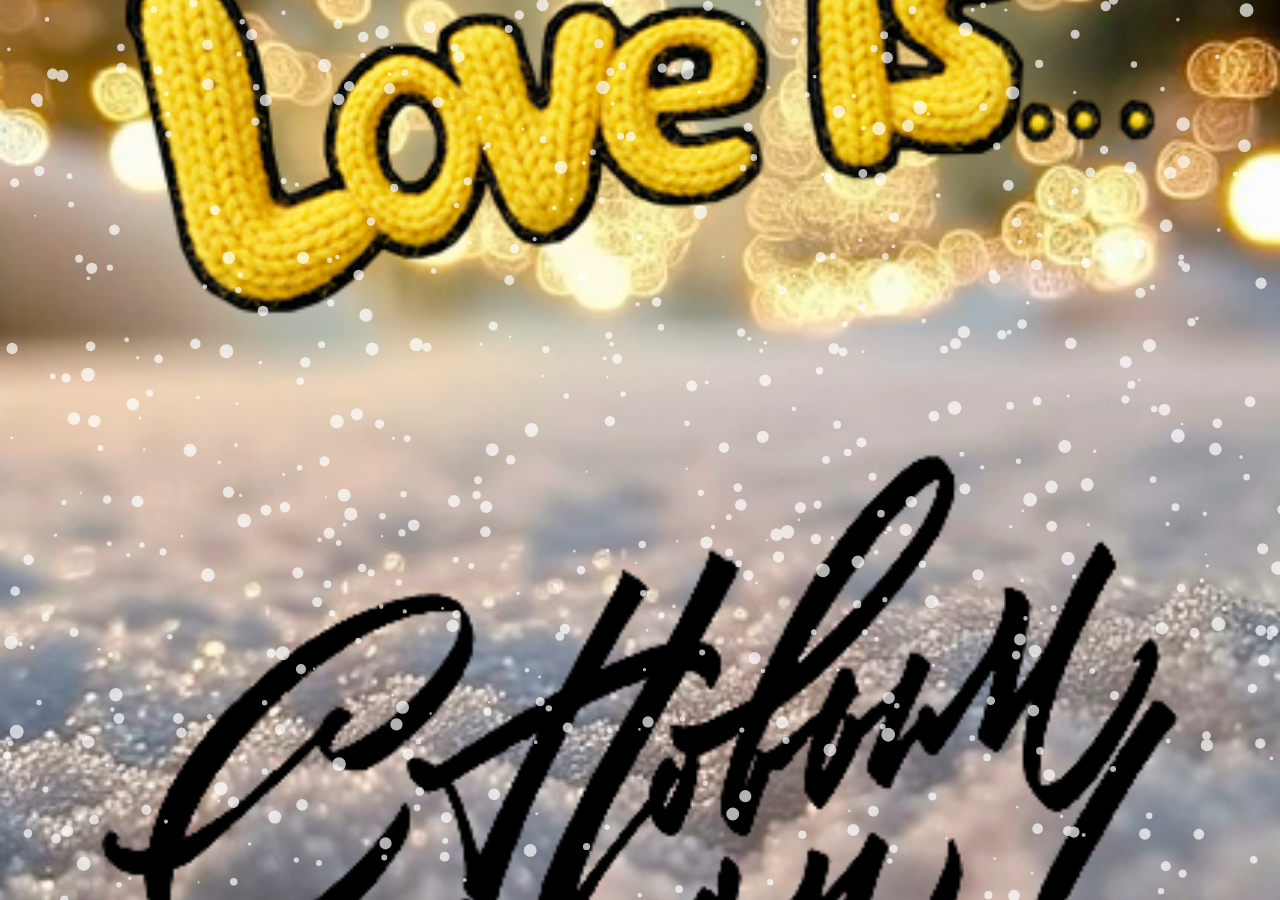
<file: index.html>
<!DOCTYPE html>
<html lang="ru">
<head>


  <meta charset="UTF-8">
  <title>Love is</title>
    <link rel="stylesheet" href="onboard-style.css" />
  <style>
    * {
      margin: 0;
      padding: 0;
    }

    html, body {
      width: 100%;
      height: 100%;
      overflow: hidden;
    }

    body {
      background: url("onboard.png") no-repeat center center fixed;
      background-size: cover;
    }

    canvas {
      position: fixed;
      top: 0;
      left: 0;
      pointer-events: none;
      z-index: 10;
    }
  </style>
</head>
<body>
<div onclick="location.href='home.html'">
</div>
<canvas id="snow"></canvas>
<div class="click-layer" onclick="location.href='home.html'"></div>

<script>
  const canvas = document.getElementById("snow");
  const ctx = canvas.getContext("2d");

  function resize() {
    canvas.width = window.innerWidth;
    canvas.height = window.innerHeight;
  }
  resize();
  window.addEventListener("resize", resize);

  const snowflakes = [];
  const COUNT = 600;

  for (let i = 0; i < COUNT; i++) {
    snowflakes.push({
      x: Math.random() * canvas.width,
      y: Math.random() * canvas.height,
      r: Math.random() * 6 + 1,
      d: Math.random() + 0.1
    });
  }

  function draw() {
    ctx.clearRect(0, 0, canvas.width, canvas.height);
    ctx.fillStyle = "rgba(255,255,255,0.7)";
    ctx.beginPath();

    for (let i = 0; i < COUNT; i++) {
      const f = snowflakes[i];
      ctx.moveTo(f.x, f.y);
      ctx.arc(f.x, f.y, f.r, 0, Math.PI * 2);
    }

    ctx.fill();
    move();
  }

  let angle = 0;

  function move() {
    angle += 0.01;

    for (let i = 0; i < COUNT; i++) {
      const f = snowflakes[i];
      f.y += Math.pow(f.d, 2) + 1;
      f.x += Math.sin(angle) * 0.5;

      if (f.y > canvas.height) {
        snowflakes[i] = {
          x: Math.random() * canvas.width,
          y: 0,
          r: f.r,
          d: f.d
        };
      }
    }
  }

  function animate() {
    draw();
    requestAnimationFrame(animate);
  }

  animate();
</script>
</body>
</html>
</file>
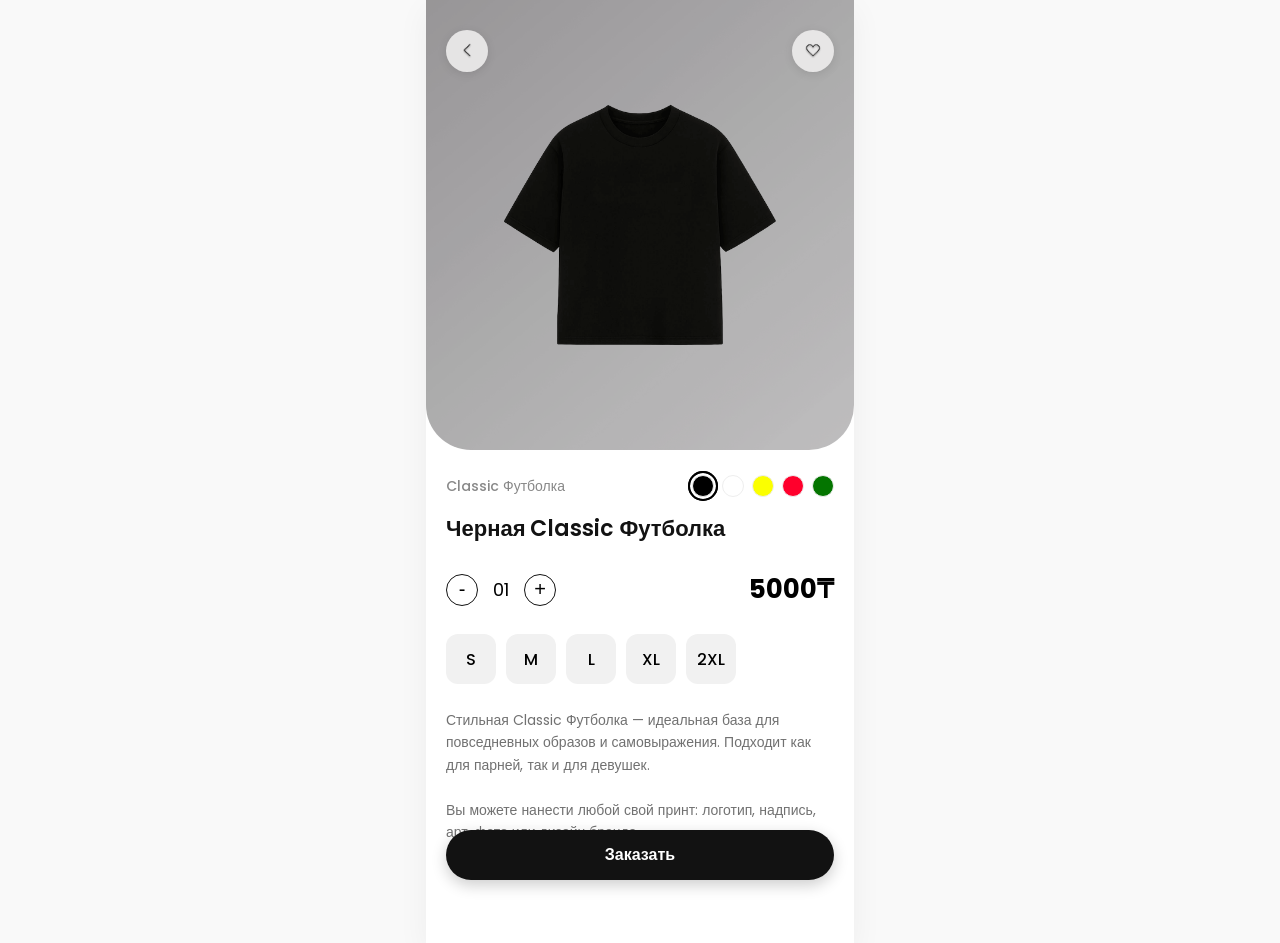
<file: classic-tshirt.html>
<!DOCTYPE html>
<html lang="ru">
<head>
  <meta charset="UTF-8">
  <meta name="viewport" content="width=device-width, initial-scale=1.0">
  <title>Classic Футболка</title>
  <link rel="stylesheet" href="style-clothes.css">
  <style>
    /* Добавим немного стилей для визуализации активного цвета, 
       если их нет в твоем CSS */
    .color-dot {
      cursor: pointer;
      transition: transform 0.2s ease;
    }
    .color-dot:hover {
      transform: scale(1.2);
    }
    .color-dot.active {
      outline: 2px solid #000;
      outline-offset: 2px;
    }
    .size-box {
      cursor: pointer;
    }
    .size-box.selected {
      background-color: #000;
      color: #fff;
    }
  </style>
</head>
<div id="overlay" class="overlay hidden">
  <div class="overlay-box">
    <p>Өлшемді таңдаңыз<br>Выберите размер<br></p>
    <button onclick="closeOverlay()">Окей</button>
  </div>
</div>

<body>

  <div class="product-card">
    <div class="image-container">
      <img id="main-img" class="main-tshirt" src="black_classic_tshirt.png" alt="Classic Футболка"> 
      
      <button class="circle-btn btn-back" onclick="window.location.href='home.html';"> 
  
        <img src="Back.png" alt="Назад">
      </button>
       
      </button>
      
      <button class="circle-btn btn-heart" id="favBtn">
  <img src="Heart.png" alt="В избранное" id="heartIcon">
</button>

<script>
const key = "fav-" + location.pathname;
const icon = document.getElementById("heartIcon");

if (localStorage.getItem(key)) {
  icon.classList.add("active");
}

document.getElementById("favBtn").onclick = () => {
  if (localStorage.getItem(key)) {
    localStorage.removeItem(key);
    icon.classList.remove("active");
  } else {
    localStorage.setItem(key, "1");
    icon.classList.add("active");
  }
};
</script>

<style>
  .overlay {
  position: fixed;
  inset: 0;
  background: rgba(0,0,0,0.5);
  backdrop-filter: blur(6px);
  display: flex;
  align-items: center;
  justify-content: center;
  z-index: 9999;
}

.overlay-box {
  background: #fff;
  padding: 24px 32px;
  border-radius: 16px;
  text-align: center;
  max-width: 280px;
  animation: pop 0.25s ease;
}

.overlay-box p {
  margin-bottom: 16px;
  font-size: 16px;
}

.overlay-box button {
  padding: 8px 18px;
  border-radius: 999px;
  border: none;
  background: #000;
  color: #fff;
  cursor: pointer;
}

.hidden {
  display: none;
}

@keyframes pop {
  from {
    transform: scale(0.85);
    opacity: 0;
  }
  to {
    transform: scale(1);
    opacity: 1;
  }
}

.btn-heart img.active {
  filter: brightness(0) saturate(100%) invert(23%) sepia(94%) saturate(7482%) hue-rotate(353deg);
}
</style>

    </div>

    <div class="content-padding">
      
      <div class="meta-row">
        <span class="oversize-label">Classic Футболка</span>
        <div class="color-picker">
          <div class="color-dot dot-black active" onclick="updateProduct('Черная Classic Футболка', 'black_classic_tshirt.png', this)"></div>
          <div class="color-dot dot-white" onclick="updateProduct('Белая Classic Футболка', 'white_classic_tshirt.png', this)"></div>
          <div class="color-dot dot-yellow" onclick="updateProduct('Желтая Classic Футболка', 'yellow_classic_tshirt.png', this)"></div>
          <div class="color-dot dot-red" onclick="updateProduct('Темно-серая Classic Футболка', 'red_classic_tshirt.png', this)"></div>
          <div class="color-dot dot-green" onclick="updateProduct('Темно-зеленая Classic Футболка', 'green_classic_tshirt.png', this)"></div>
         
        </div>
      </div>

      <h1 id="product-title" class="product-title">Черная Classic Футболка</h1>
      <div class="price-row">
        <div class="counter">
          <button class="counter-btn" onclick="changeQty(-1)">-</button>
          <span id="quantity" class="counter-val">01</span>
          <button class="counter-btn" onclick="changeQty(1)">+</button>
        </div>
        <div class="price-tag"><span id="total-price">5000</span>₸</div>
      </div>

      <div class="size-selector">
        <div class="size-box" onclick="selectSize(this)">S</div>
        <div class="size-box" onclick="selectSize(this)">M</div>
        <div class="size-box" onclick="selectSize(this)">L</div>
        <div class="size-box" onclick="selectSize(this)">XL</div>
        <div class="size-box" onclick="selectSize(this)">2XL</div>
      </div>

      <div class="description">
        Стильная Classic Футболка — идеальная база для повседневных
        образов и самовыражения. Подходит как для парней, так и для девушек. 
        <br><br>
        Вы можете нанести любой свой принт: логотип, надпись, арт, фото или дизайн бренда.
      </div>

      <button class="buy-button" onclick="orderWhatsApp()">Заказать</button>

      
    </div>
  </div>

  <script>
  const pricePerUnit = 5000;

  function updateProduct(title, imageSrc, element) {
    document.getElementById('product-title').innerText = title;
    document.getElementById('main-img').src = imageSrc;

    document.querySelectorAll('.color-dot').forEach(dot => dot.classList.remove('active'));
    element.classList.add('active');
  }

  function changeQty(amount) {
    const qtyElement = document.getElementById('quantity');
    const priceElement = document.getElementById('total-price');

    let currentQty = parseInt(qtyElement.innerText);
    currentQty += amount;
    if (currentQty < 1) currentQty = 1;

    qtyElement.innerText = currentQty < 10 ? '0' + currentQty : currentQty;
    priceElement.innerText = currentQty * pricePerUnit;
  }

  function selectSize(element) {
    document.querySelectorAll('.size-box').forEach(box => box.classList.remove('selected'));
    element.classList.add('selected');
  }

  function orderWhatsApp() {
    const phone = "7472878780";

    const title = document.getElementById("product-title").innerText;
    const qty = document.getElementById("quantity").innerText;
    const price = document.getElementById("total-price").innerText;

    const sizeEl = document.querySelector(".size-box.selected");
    if (!sizeEl) {
      showOverlay();
return;

    }

    const size = sizeEl.innerText;

    const text =
      "Здравствуйте!\n" +
      "Хочу заказать:\n" +
      title + "\n" +
      "Размер: " + size + "\n" +
      "Количество: " + qty + "\n" +
      "Итого: " + price + "₸";

    const url = "https://wa.me/" + phone + "?text=" + encodeURIComponent(text);
    window.location.href = url;
  }
  function showOverlay() {
  document.getElementById("overlay").classList.remove("hidden");
}

function closeOverlay() {
  document.getElementById("overlay").classList.add("hidden");
}

</script>

</body>
</html>
</file>
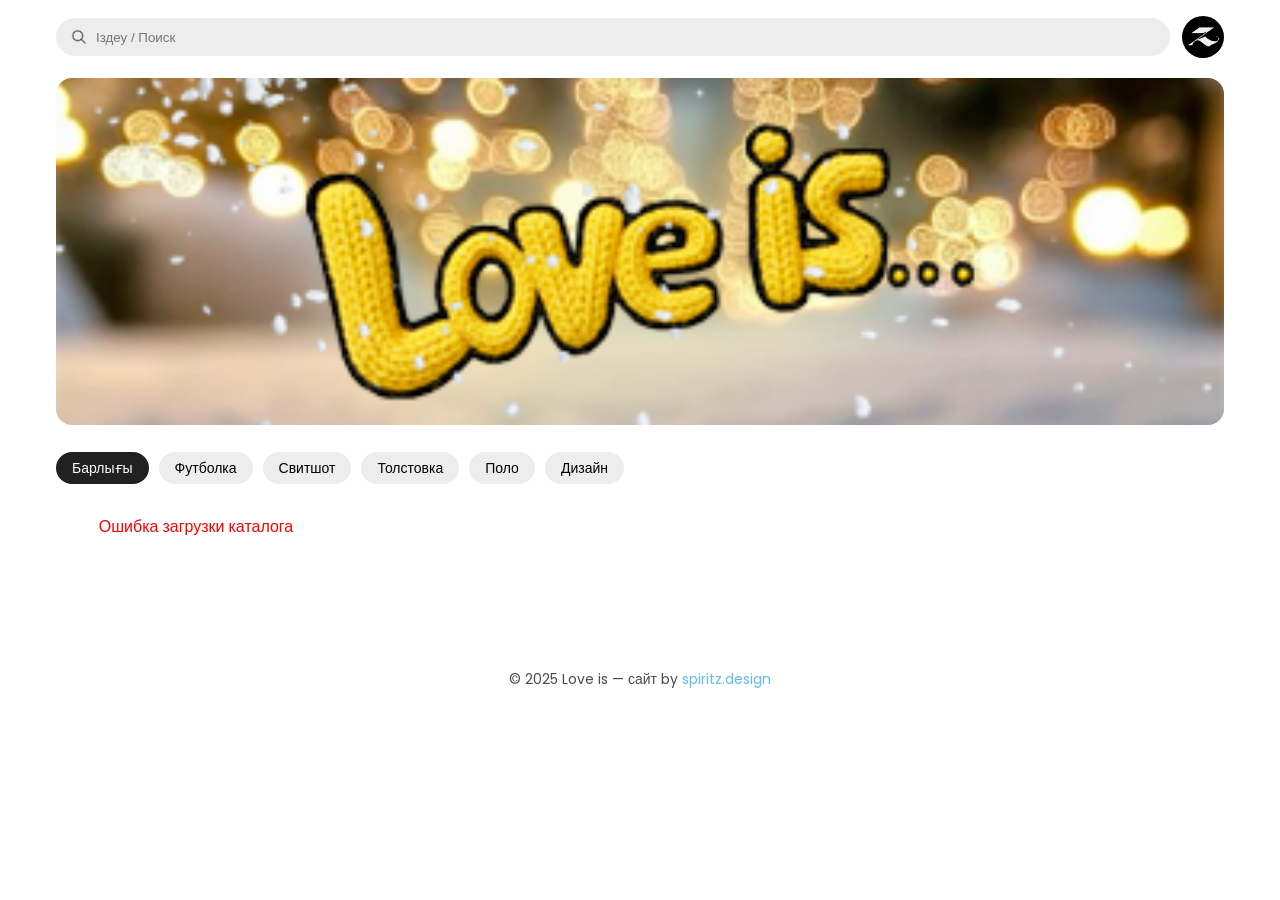
<file: home.html>
<!DOCTYPE html>
<html lang="ru">
<head>
  <meta charset="UTF-8" />
  <meta name="viewport" content="width=device-width, initial-scale=1.0" />
  <title>Главная</title>
  <link rel="stylesheet" href="home-style.css" />
  <style>
    @import url('https://fonts.googleapis.com/css2?family=Poppins:wght@300;400;500;600;700&display=swap');
    
    .card { transition: transform 0.3s ease; cursor: pointer; }
    .card:hover { transform: scale(1.05); }
    /* Спиннер загрузки */
    #loading { text-align: center; padding: 20px; font-size: 18px; color: #666; }
  </style>
</head>
<body>

<div class="app">
  <header class="header">
    <div class="search-box">
      <img src="Search.png" alt="search">
      <input type="text" id="search-input" placeholder="Іздеу / Поиск">
      <span id="clear-search" style="display:none; cursor:pointer; margin-left:15px; font-size:20px; color:#999;">&times;</span>
    </div>
    <img class="logo" src="spiritz.jpg" alt="logo" onclick="location.href='index.html';" style="cursor: pointer;">
  </header>

  <section class="banner">
    <img src="banner.png" alt="banner">
  </section>

  <section class="categories">
    <button class="category-btn active" data-filter="all">Барлығы</button>
    <button class="category-btn" data-filter="tshirt">Футболка</button>
    <button class="category-btn" data-filter="sweatshirt">Свитшот</button>
    <button class="category-btn" data-filter="hoodie">Толстовка</button>
    <button class="category-btn" data-filter="polo">Поло</button>
    <button class="category-btn" data-filter="designs">Дизайн</button>
  </section>

  <section class="products" id="products-container">
    <div id="loading">Загрузка товаров...</div>
    </section>
  
  <footer>© 2025 Love is — сайт by <a href="#" style="color:#1DA1F2; text-decoration:none;">spiritz.design</a></footer>
</div>

<script>
  // ВСТАВЬТЕ СЮДА ССЫЛКУ НА ВАШ CSV (из Google Sheets "Опубликовать в интернете")
  const SHEET_CSV_URL = 'https://docs.google.com/spreadsheets/d/e/2PACX-1vRpiAioBFnkMpw75uD--nBtz9zsjEcOBtN72qQFCfV_zvI9UYzKiQnM6eOMr51PNkSLWp_V8FPoxMt_/pub?output=csv'; 

  const container = document.getElementById('products-container');
  const searchInput = document.getElementById('search-input');
  const clearBtn = document.getElementById('clear-search');
  const categoryBtns = document.querySelectorAll('.category-btn');
  
  let allProducts = [];
  let currentCategory = 'all';

  // 1. Загрузка данных
  fetch(SHEET_CSV_URL)
    .then(res => res.text())
    .then(csvText => {
      allProducts = csvToJSON(csvText);
      renderProducts(allProducts);
    })
    .catch(err => {
      container.innerHTML = '<p style="text-align:center; color:red;">Ошибка загрузки каталога</p>';
      console.error(err);
    });

  // 2. Функция рендера карточек
  function renderProducts(products) {
    container.innerHTML = '';
    
    if (products.length === 0) {
      container.innerHTML = '<p style="padding:20px;">Ничего не найдено</p>';
      return;
    }

    products.forEach(product => {
      // Фильтрация
      const matchesCategory = currentCategory === 'all' || product.category === currentCategory;
      const matchesSearch = product.title.toLowerCase().includes(searchInput.value.toLowerCase());

      if (matchesCategory && matchesSearch) {
        const card = document.createElement('div');
        card.className = `card ${product.category}`;
        // При клике переходим на product.html с ID товара
        card.onclick = () => location.href = `product.html?id=${product.id}`;
        
        card.innerHTML = `
          <img src="${product.main_image}" alt="${product.title}">
          <p>${product.title}</p>
          <span>${product.price}₸</span>
        `;
        container.appendChild(card);
      }
    });
    
    // Управление крестиком поиска
    clearBtn.style.display = searchInput.value.length > 0 ? 'block' : 'none';
  }

  // 3. Обработчики событий
  searchInput.addEventListener('input', () => renderProducts(allProducts));
  
  clearBtn.addEventListener('click', () => {
    searchInput.value = '';
    renderProducts(allProducts);
    searchInput.focus();
  });

  categoryBtns.forEach(btn => {
    btn.addEventListener('click', () => {
      categoryBtns.forEach(b => b.classList.remove('active'));
      btn.classList.add('active');
      currentCategory = btn.getAttribute('data-filter');
      renderProducts(allProducts);
    });
  });

  // 4. Парсер CSV в JSON
  function csvToJSON(csv) {
    const lines = csv.split('\n');
    const result = [];
    const headers = lines[0].split(',').map(h => h.trim());

    for (let i = 1; i < lines.length; i++) {
      if (!lines[i]) continue;
      // Простой сплит по запятой (внимание: не используйте запятые внутри описания в Google Sheets!)
      const obj = {};
      const currentline = lines[i].split(','); 

      headers.forEach((header, index) => {
        obj[header] = currentline[index] ? currentline[index].trim() : '';
      });
      result.push(obj);
    }
    return result;
  }
</script>
</body>
</html>
</file>
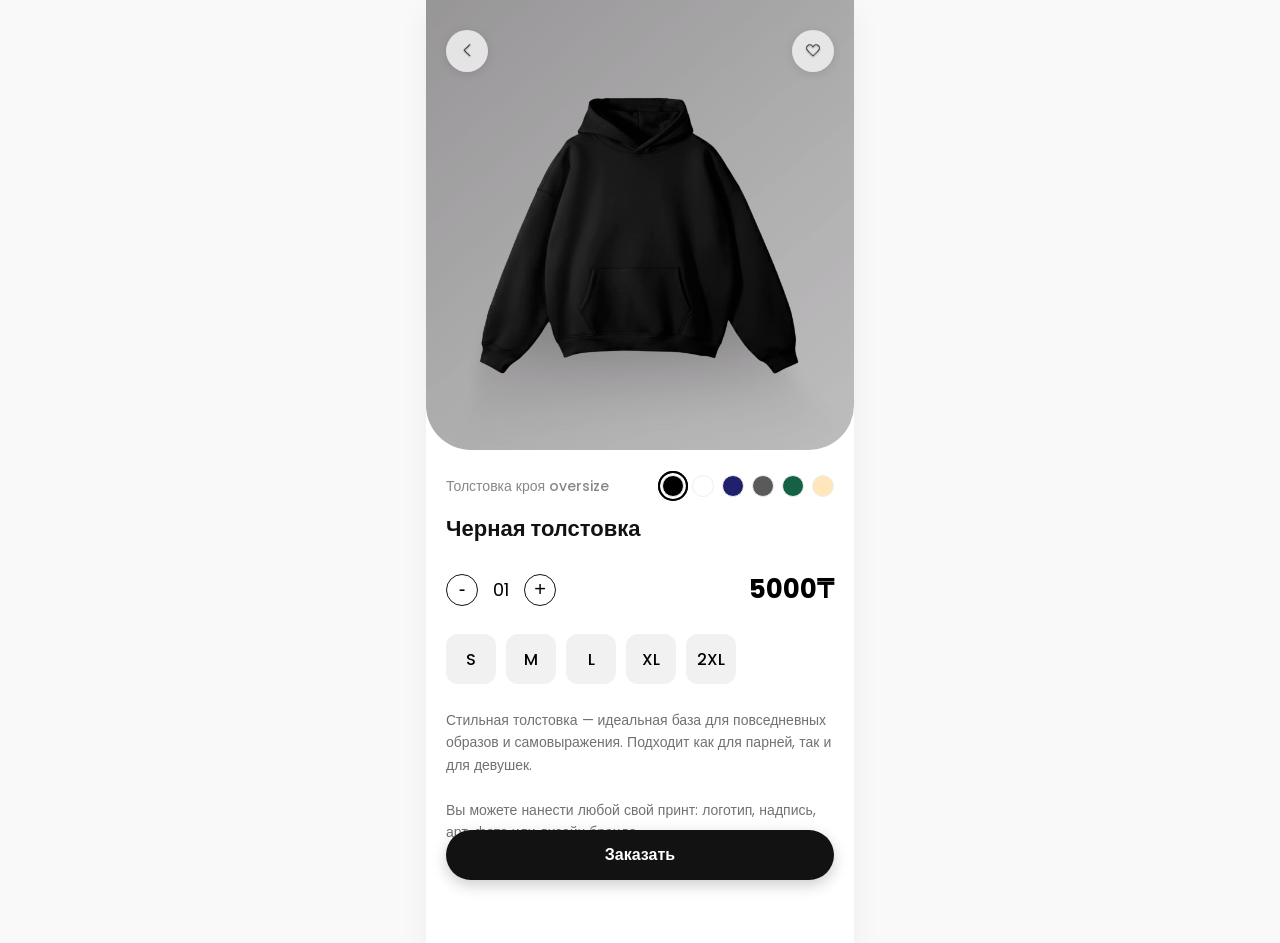
<file: hoodies.html>
<!DOCTYPE html>
<html lang="ru">
<head>
  <meta charset="UTF-8">
  <meta name="viewport" content="width=device-width, initial-scale=1.0">
  <title>Толстовка</title>
  <link rel="stylesheet" href="style-clothes.css">
  <style>
    /* Добавим немного стилей для визуализации активного цвета, 
       если их нет в твоем CSS */
    .color-dot {
      cursor: pointer;
      transition: transform 0.2s ease;
    }
    .color-dot:hover {
      transform: scale(1.2);
    }
    .color-dot.active {
      outline: 2px solid #000;
      outline-offset: 2px;
    }
    .size-box {
      cursor: pointer;
    }
    .size-box.selected {
      background-color: #000;
      color: #fff;
    }
  </style>
</head>
<div id="overlay" class="overlay hidden">
  <div class="overlay-box">
    <p>Өлшемді таңдаңыз<br>Выберите размер<br></p>
    <button onclick="closeOverlay()">Окей</button>
  </div>
</div>

<body>

  <div class="product-card">
    <div class="image-container">
      <img id="main-img" class="main-tshirt" src="black_hoodie.png" alt="Толстовка"> 
      
      <button class="circle-btn btn-back" onclick="window.location.href='home.html';"> 
  
        <img src="Back.png" alt="Назад">
      </button>
       
      </button>
      
      <button class="circle-btn btn-heart" id="favBtn">
  <img src="Heart.png" alt="В избранное" id="heartIcon">
</button>

<script>
const key = "fav-" + location.pathname;
const icon = document.getElementById("heartIcon");

if (localStorage.getItem(key)) {
  icon.classList.add("active");
}

document.getElementById("favBtn").onclick = () => {
  if (localStorage.getItem(key)) {
    localStorage.removeItem(key);
    icon.classList.remove("active");
  } else {
    localStorage.setItem(key, "1");
    icon.classList.add("active");
  }
};
</script>

<style>
  .overlay {
  position: fixed;
  inset: 0;
  background: rgba(0,0,0,0.5);
  backdrop-filter: blur(6px);
  display: flex;
  align-items: center;
  justify-content: center;
  z-index: 9999;
}

.overlay-box {
  background: #fff;
  padding: 24px 32px;
  border-radius: 16px;
  text-align: center;
  max-width: 280px;
  animation: pop 0.25s ease;
}

.overlay-box p {
  margin-bottom: 16px;
  font-size: 16px;
}

.overlay-box button {
  padding: 8px 18px;
  border-radius: 999px;
  border: none;
  background: #000;
  color: #fff;
  cursor: pointer;
}

.hidden {
  display: none;
}

@keyframes pop {
  from {
    transform: scale(0.85);
    opacity: 0;
  }
  to {
    transform: scale(1);
    opacity: 1;
  }
}

.btn-heart img.active {
  filter: brightness(0) saturate(100%) invert(23%) sepia(94%) saturate(7482%) hue-rotate(353deg);
}
</style>

    </div>

    <div class="content-padding">
      
      <div class="meta-row">
        <span class="oversize-label">Толстовка кроя oversize</span>
        <div class="color-picker">
          <div class="color-dot dot-black active" onclick="updateProduct('Черная толстовка', 'black_hoodie.png', this)"></div>
          <div class="color-dot dot-white" onclick="updateProduct('Белая толстовка', 'white_hoodie.png', this)"></div>
          <div class="color-dot dot-navy" onclick="updateProduct('Синяя толстовка', 'navy_hoodie.png', this)"></div>
          <div class="color-dot dot-dark-gray" onclick="updateProduct('Темно-серая толстовка', 'dark_gray_hoodie.png', this)"></div>
          <div class="color-dot dot-dark-green" onclick="updateProduct('Темно-зеленая толстовка', 'dark_green_hoodie.png', this)"></div>
          <div class="color-dot dot-beige" onclick="updateProduct('Бежевая толстовка', 'beige_hoodie.png', this)"></div>
        </div>
      </div>

      <h1 id="product-title" class="product-title">Черная толстовка</h1>
      <div class="price-row">
        <div class="counter">
          <button class="counter-btn" onclick="changeQty(-1)">-</button>
          <span id="quantity" class="counter-val">01</span>
          <button class="counter-btn" onclick="changeQty(1)">+</button>
        </div>
        <div class="price-tag"><span id="total-price">5000</span>₸</div>
      </div>

      <div class="size-selector">
        <div class="size-box" onclick="selectSize(this)">S</div>
        <div class="size-box" onclick="selectSize(this)">M</div>
        <div class="size-box" onclick="selectSize(this)">L</div>
        <div class="size-box" onclick="selectSize(this)">XL</div>
        <div class="size-box" onclick="selectSize(this)">2XL</div>
      </div>

      <div class="description">
        Стильная толстовка — идеальная база для повседневных
        образов и самовыражения. Подходит как для парней, так и для девушек. 
        <br><br>
        Вы можете нанести любой свой принт: логотип, надпись, арт, фото или дизайн бренда.
      </div>

      <button class="buy-button" onclick="orderWhatsApp()">Заказать</button>

      
    </div>
  </div>

  <script>
  const pricePerUnit = 5000;

  function updateProduct(title, imageSrc, element) {
    document.getElementById('product-title').innerText = title;
    document.getElementById('main-img').src = imageSrc;

    document.querySelectorAll('.color-dot').forEach(dot => dot.classList.remove('active'));
    element.classList.add('active');
  }

  function changeQty(amount) {
    const qtyElement = document.getElementById('quantity');
    const priceElement = document.getElementById('total-price');

    let currentQty = parseInt(qtyElement.innerText);
    currentQty += amount;
    if (currentQty < 1) currentQty = 1;

    qtyElement.innerText = currentQty < 10 ? '0' + currentQty : currentQty;
    priceElement.innerText = currentQty * pricePerUnit;
  }

  function selectSize(element) {
    document.querySelectorAll('.size-box').forEach(box => box.classList.remove('selected'));
    element.classList.add('selected');
  }

  function orderWhatsApp() {
    const phone = "7472878780";

    const title = document.getElementById("product-title").innerText;
    const qty = document.getElementById("quantity").innerText;
    const price = document.getElementById("total-price").innerText;

    const sizeEl = document.querySelector(".size-box.selected");
    if (!sizeEl) {
      showOverlay();
return;

    }

    const size = sizeEl.innerText;

    const text =
      "Здравствуйте!\n" +
      "Хочу заказать:\n" +
      title + "\n" +
      "Размер: " + size + "\n" +
      "Количество: " + qty + "\n" +
      "Итого: " + price + "₸";

    const url = "https://wa.me/" + phone + "?text=" + encodeURIComponent(text);
    window.location.href = url;
  }
  function showOverlay() {
  document.getElementById("overlay").classList.remove("hidden");
}

function closeOverlay() {
  document.getElementById("overlay").classList.add("hidden");
}

</script>

</body>
</html>
</file>
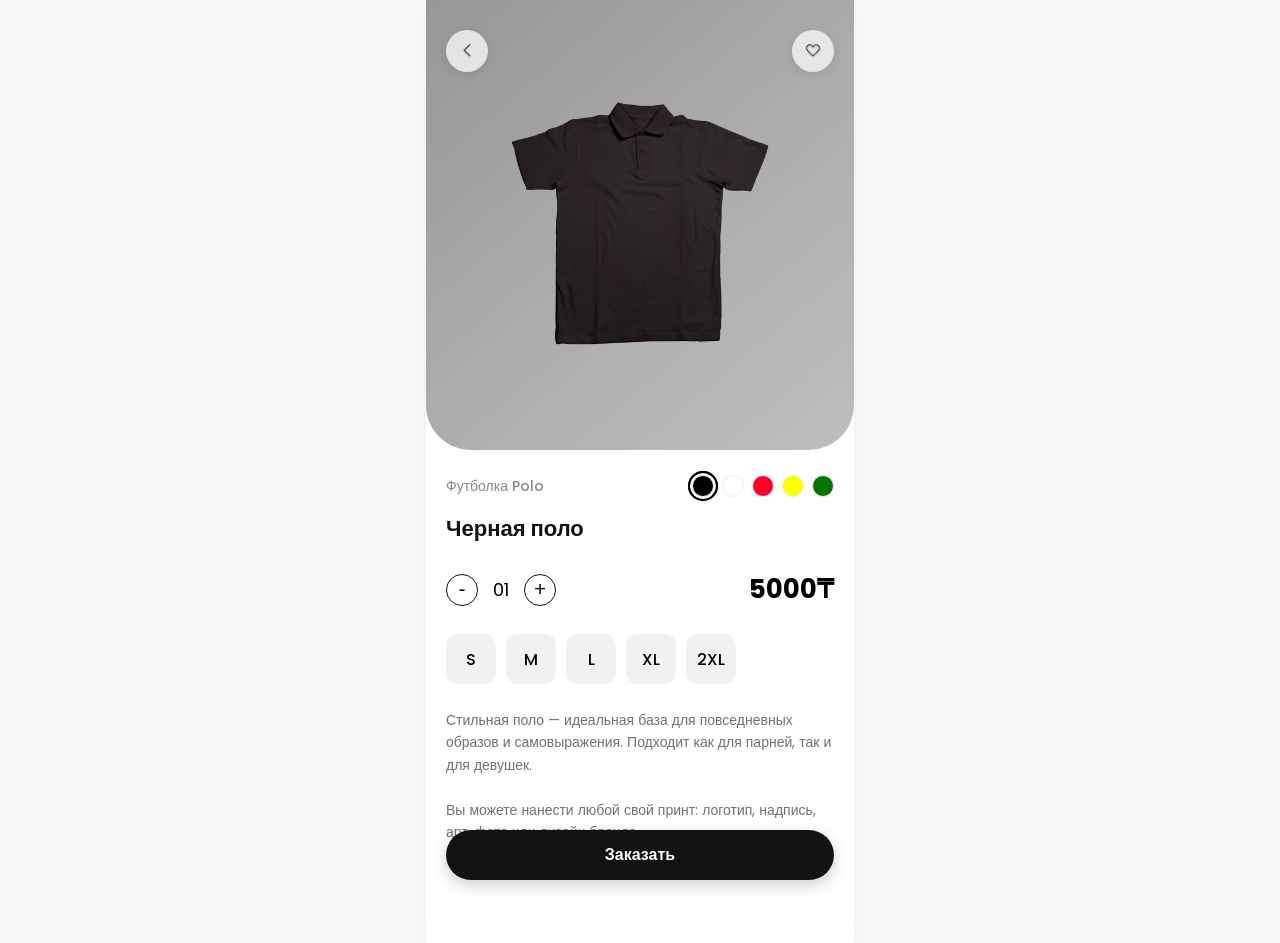
<file: polos.html>
<!DOCTYPE html>
<html lang="ru">
<head>
  <meta charset="UTF-8">
  <meta name="viewport" content="width=device-width, initial-scale=1.0">
  <title>Поло</title>
  <link rel="stylesheet" href="style-clothes.css">
  <style>
    /* Добавим немного стилей для визуализации активного цвета, 
       если их нет в твоем CSS */
    .color-dot {
      cursor: pointer;
      transition: transform 0.2s ease;
    }
    .color-dot:hover {
      transform: scale(1.2);
    }
    .color-dot.active {
      outline: 2px solid #000;
      outline-offset: 2px;
    }
    .size-box {
      cursor: pointer;
    }
    .size-box.selected {
      background-color: #000;
      color: #fff;
    }
  </style>
</head>
<div id="overlay" class="overlay hidden">
  <div class="overlay-box">
    <p>Өлшемді таңдаңыз<br>Выберите размер<br></p>
    <button onclick="closeOverlay()">Окей</button>
  </div>
</div>

<body>

  <div class="product-card">
    <div class="image-container">
      <img id="main-img" class="main-tshirt" src="black_polo.png" alt="Поло"> 
      
      <button class="circle-btn btn-back" onclick="window.location.href='home.html';"> 
  
        <img src="Back.png" alt="Назад">
      </button>
       
      </button>
      
      <button class="circle-btn btn-heart" id="favBtn">
  <img src="Heart.png" alt="В избранное" id="heartIcon">
</button>

<script>
const key = "fav-" + location.pathname;
const icon = document.getElementById("heartIcon");

if (localStorage.getItem(key)) {
  icon.classList.add("active");
}

document.getElementById("favBtn").onclick = () => {
  if (localStorage.getItem(key)) {
    localStorage.removeItem(key);
    icon.classList.remove("active");
  } else {
    localStorage.setItem(key, "1");
    icon.classList.add("active");
  }
};
</script>

<style>
  .overlay {
  position: fixed;
  inset: 0;
  background: rgba(0,0,0,0.5);
  backdrop-filter: blur(6px);
  display: flex;
  align-items: center;
  justify-content: center;
  z-index: 9999;
}

.overlay-box {
  background: #fff;
  padding: 24px 32px;
  border-radius: 16px;
  text-align: center;
  max-width: 280px;
  animation: pop 0.25s ease;
}

.overlay-box p {
  margin-bottom: 16px;
  font-size: 16px;
}

.overlay-box button {
  padding: 8px 18px;
  border-radius: 999px;
  border: none;
  background: #000;
  color: #fff;
  cursor: pointer;
}

.hidden {
  display: none;
}

@keyframes pop {
  from {
    transform: scale(0.85);
    opacity: 0;
  }
  to {
    transform: scale(1);
    opacity: 1;
  }
}

.btn-heart img.active {
  filter: brightness(0) saturate(100%) invert(23%) sepia(94%) saturate(7482%) hue-rotate(353deg);
}
</style>

    </div>

    <div class="content-padding">
      
      <div class="meta-row">
        <span class="oversize-label">Футболка Polo</span>
        <div class="color-picker">
          <div class="color-dot dot-black active" onclick="updateProduct('Черная поло', 'black_polo.png', this)"></div>
          <div class="color-dot dot-white" onclick="updateProduct('Белая поло', 'white_polo.png', this)"></div>
          <div class="color-dot dot-red" onclick="updateProduct('Красная поло', 'red_polo.png', this)"></div>
          <div class="color-dot dot-yellow" onclick="updateProduct('Желтая поло', 'yellow_polo.png', this)"></div>
          <div class="color-dot dot-green" onclick="updateProduct('Зеленая поло', 'green_polo.png', this)"></div>
        </div>
      </div>

      <h1 id="product-title" class="product-title">Черная поло</h1>
      <div class="price-row">
        <div class="counter">
          <button class="counter-btn" onclick="changeQty(-1)">-</button>
          <span id="quantity" class="counter-val">01</span>
          <button class="counter-btn" onclick="changeQty(1)">+</button>
        </div>
        <div class="price-tag"><span id="total-price">5000</span>₸</div>
      </div>

      <div class="size-selector">
        <div class="size-box" onclick="selectSize(this)">S</div>
        <div class="size-box" onclick="selectSize(this)">M</div>
        <div class="size-box" onclick="selectSize(this)">L</div>
        <div class="size-box" onclick="selectSize(this)">XL</div>
        <div class="size-box" onclick="selectSize(this)">2XL</div>
      </div>

      <div class="description">
        Стильная поло — идеальная база для повседневных
        образов и самовыражения. Подходит как для парней, так и для девушек. 
        <br><br>
        Вы можете нанести любой свой принт: логотип, надпись, арт, фото или дизайн бренда.
      </div>

      <button class="buy-button" onclick="orderWhatsApp()">Заказать</button>

      
    </div>
  </div>

  <script>
  const pricePerUnit = 5000;

  function updateProduct(title, imageSrc, element) {
    document.getElementById('product-title').innerText = title;
    document.getElementById('main-img').src = imageSrc;

    document.querySelectorAll('.color-dot').forEach(dot => dot.classList.remove('active'));
    element.classList.add('active');
  }

  function changeQty(amount) {
    const qtyElement = document.getElementById('quantity');
    const priceElement = document.getElementById('total-price');

    let currentQty = parseInt(qtyElement.innerText);
    currentQty += amount;
    if (currentQty < 1) currentQty = 1;

    qtyElement.innerText = currentQty < 10 ? '0' + currentQty : currentQty;
    priceElement.innerText = currentQty * pricePerUnit;
  }

  function selectSize(element) {
    document.querySelectorAll('.size-box').forEach(box => box.classList.remove('selected'));
    element.classList.add('selected');
  }

  function orderWhatsApp() {
    const phone = "7471903445";

    const title = document.getElementById("product-title").innerText;
    const qty = document.getElementById("quantity").innerText;
    const price = document.getElementById("total-price").innerText;

    const sizeEl = document.querySelector(".size-box.selected");
    if (!sizeEl) {
      showOverlay();
return;

    }

    const size = sizeEl.innerText;

    const text =
      "Здравствуйте!\n" +
      "Хочу заказать:\n" +
      title + "\n" +
      "Размер: " + size + "\n" +
      "Количество: " + qty + "\n" +
      "Итого: " + price + "₸";

    const url = "https://wa.me/" + phone + "?text=" + encodeURIComponent(text);
    window.location.href = url;
  }
  function showOverlay() {
  document.getElementById("overlay").classList.remove("hidden");
}

function closeOverlay() {
  document.getElementById("overlay").classList.add("hidden");
}

</script>

</body>
</html>
</file>
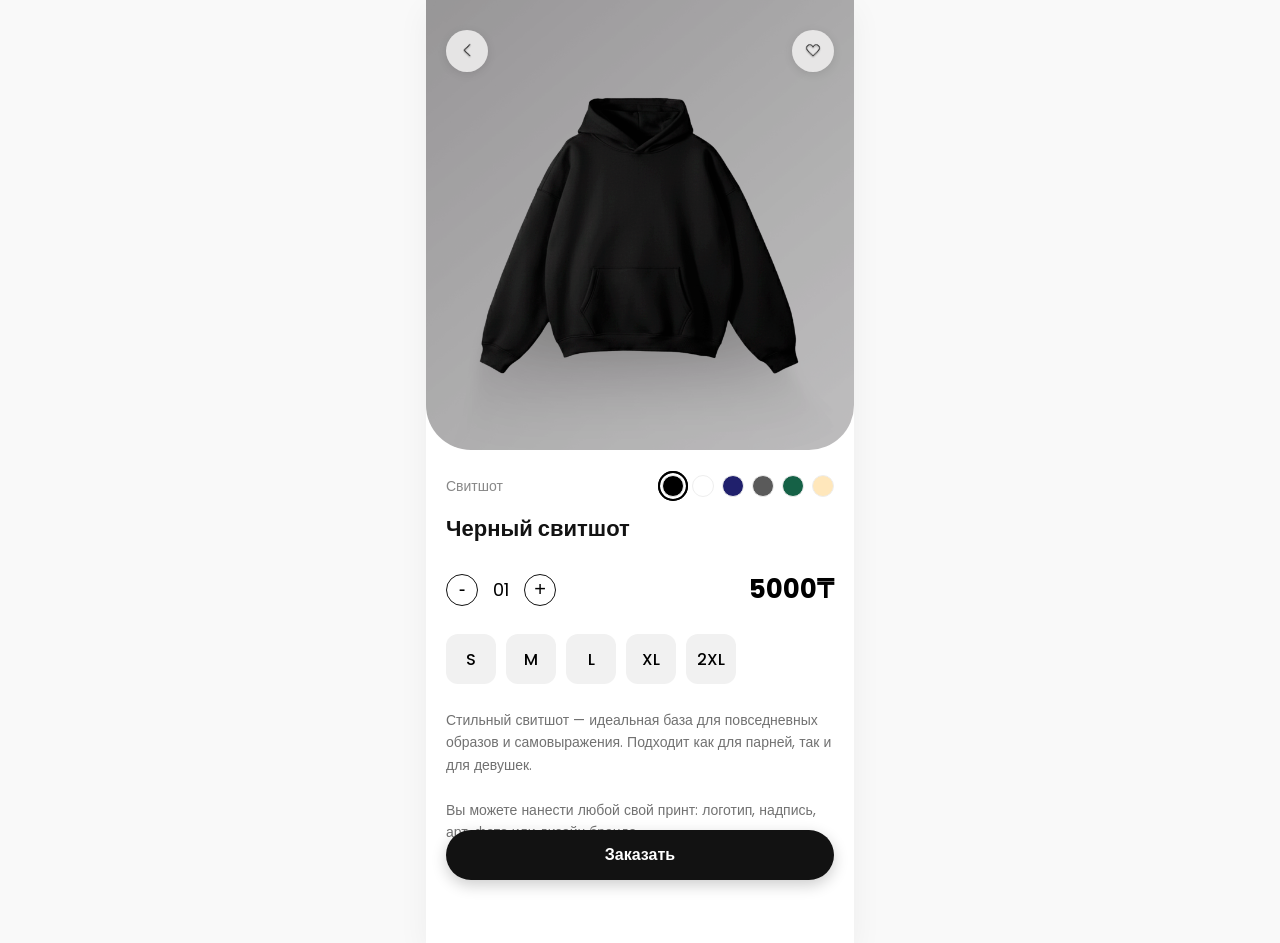
<file: sweatshirts.html>
<!DOCTYPE html>
<html lang="ru">
<head>
  <meta charset="UTF-8">
  <meta name="viewport" content="width=device-width, initial-scale=1.0">
  <title>Свитшот</title>
  <link rel="stylesheet" href="style-clothes.css">
  <style>
    /* Добавим немного стилей для визуализации активного цвета, 
       если их нет в твоем CSS */
    .color-dot {
      cursor: pointer;
      transition: transform 0.2s ease;
    }
    .color-dot:hover {
      transform: scale(1.2);
    }
    .color-dot.active {
      outline: 2px solid #000;
      outline-offset: 2px;
    }
    .size-box {
      cursor: pointer;
    }
    .size-box.selected {
      background-color: #000;
      color: #fff;
    }
  </style>
</head>
<div id="overlay" class="overlay hidden">
  <div class="overlay-box">
    <p>Өлшемді таңдаңыз<br>Выберите размер<br></p>
    <button onclick="closeOverlay()">Окей</button>
  </div>
</div>

<body>

  <div class="product-card">
    <div class="image-container">
      <img id="main-img" class="main-tshirt" src="black_hoodie.png" alt="Толстовка"> 
      
      <button class="circle-btn btn-back" onclick="window.location.href='../main/home.html';"> 
  
        <img src="Back.png" alt="Назад">
      </button>
       
      </button>
      
      <button class="circle-btn btn-heart" id="favBtn">
  <img src="Heart.png" alt="В избранное" id="heartIcon">
</button>

<script>
const key = "fav-" + location.pathname;
const icon = document.getElementById("heartIcon");

if (localStorage.getItem(key)) {
  icon.classList.add("active");
}

document.getElementById("favBtn").onclick = () => {
  if (localStorage.getItem(key)) {
    localStorage.removeItem(key);
    icon.classList.remove("active");
  } else {
    localStorage.setItem(key, "1");
    icon.classList.add("active");
  }
};
</script>

<style>
  .overlay {
  position: fixed;
  inset: 0;
  background: rgba(0,0,0,0.5);
  backdrop-filter: blur(6px);
  display: flex;
  align-items: center;
  justify-content: center;
  z-index: 9999;
}

.overlay-box {
  background: #fff;
  padding: 24px 32px;
  border-radius: 16px;
  text-align: center;
  max-width: 280px;
  animation: pop 0.25s ease;
}

.overlay-box p {
  margin-bottom: 16px;
  font-size: 16px;
}

.overlay-box button {
  padding: 8px 18px;
  border-radius: 999px;
  border: none;
  background: #000;
  color: #fff;
  cursor: pointer;
}

.hidden {
  display: none;
}

@keyframes pop {
  from {
    transform: scale(0.85);
    opacity: 0;
  }
  to {
    transform: scale(1);
    opacity: 1;
  }
}

.btn-heart img.active {
  filter: brightness(0) saturate(100%) invert(23%) sepia(94%) saturate(7482%) hue-rotate(353deg);
}
</style>

    </div>

    <div class="content-padding">
      
      <div class="meta-row">
        <span class="oversize-label">Свитшот</span>
        <div class="color-picker">
          <div class="color-dot dot-black active" onclick="updateProduct('Черный свитшот', 'black_sweatshirt.png', this)"></div>
          <div class="color-dot dot-white" onclick="updateProduct('Белый свитшот', 'white_sweatshirt.png', this)"></div>
          <div class="color-dot dot-navy" onclick="updateProduct('Синий свитшот', 'navy_sweatshirt.png', this)"></div>
          <div class="color-dot dot-dark-gray" onclick="updateProduct('Темно-серый свитшот', 'dark_gray_sweatshirt.png', this)"></div>
          <div class="color-dot dot-dark-green" onclick="updateProduct('Темно-зеленый свитшот', 'dark_green_sweatshirt.png', this)"></div>
          <div class="color-dot dot-beige" onclick="updateProduct('Бежевый свитшот', 'beige_sweatshirt.png', this)"></div>
        </div>
      </div>

      <h1 id="product-title" class="product-title">Черный свитшот</h1>
      <div class="price-row">
        <div class="counter">
          <button class="counter-btn" onclick="changeQty(-1)">-</button>
          <span id="quantity" class="counter-val">01</span>
          <button class="counter-btn" onclick="changeQty(1)">+</button>
        </div>
        <div class="price-tag"><span id="total-price">5000</span>₸</div>
      </div>

      <div class="size-selector">
        <div class="size-box" onclick="selectSize(this)">S</div>
        <div class="size-box" onclick="selectSize(this)">M</div>
        <div class="size-box" onclick="selectSize(this)">L</div>
        <div class="size-box" onclick="selectSize(this)">XL</div>
        <div class="size-box" onclick="selectSize(this)">2XL</div>
      </div>

      <div class="description">
        Стильный свитшот — идеальная база для повседневных
        образов и самовыражения. Подходит как для парней, так и для девушек. 
        <br><br>
        Вы можете нанести любой свой принт: логотип, надпись, арт, фото или дизайн бренда.
      </div>

      <button class="buy-button" onclick="orderWhatsApp()">Заказать</button>

      
    </div>
  </div>

  <script>
  const pricePerUnit = 5000;

  function updateProduct(title, imageSrc, element) {
    document.getElementById('product-title').innerText = title;
    document.getElementById('main-img').src = imageSrc;

    document.querySelectorAll('.color-dot').forEach(dot => dot.classList.remove('active'));
    element.classList.add('active');
  }

  function changeQty(amount) {
    const qtyElement = document.getElementById('quantity');
    const priceElement = document.getElementById('total-price');

    let currentQty = parseInt(qtyElement.innerText);
    currentQty += amount;
    if (currentQty < 1) currentQty = 1;

    qtyElement.innerText = currentQty < 10 ? '0' + currentQty : currentQty;
    priceElement.innerText = currentQty * pricePerUnit;
  }

  function selectSize(element) {
    document.querySelectorAll('.size-box').forEach(box => box.classList.remove('selected'));
    element.classList.add('selected');
  }

  function orderWhatsApp() {
    const phone = "7472878780";

    const title = document.getElementById("product-title").innerText;
    const qty = document.getElementById("quantity").innerText;
    const price = document.getElementById("total-price").innerText;

    const sizeEl = document.querySelector(".size-box.selected");
    if (!sizeEl) {
      showOverlay();
return;

    }

    const size = sizeEl.innerText;

    const text =
      "Здравствуйте!\n" +
      "Хочу заказать:\n" +
      title + "\n" +
      "Размер: " + size + "\n" +
      "Количество: " + qty + "\n" +
      "Итого: " + price + "₸";

    const url = "https://wa.me/" + phone + "?text=" + encodeURIComponent(text);
    window.location.href = url;
  }
  function showOverlay() {
  document.getElementById("overlay").classList.remove("hidden");
}

function closeOverlay() {
  document.getElementById("overlay").classList.add("hidden");
}

</script>

</body>
</html>
</file>
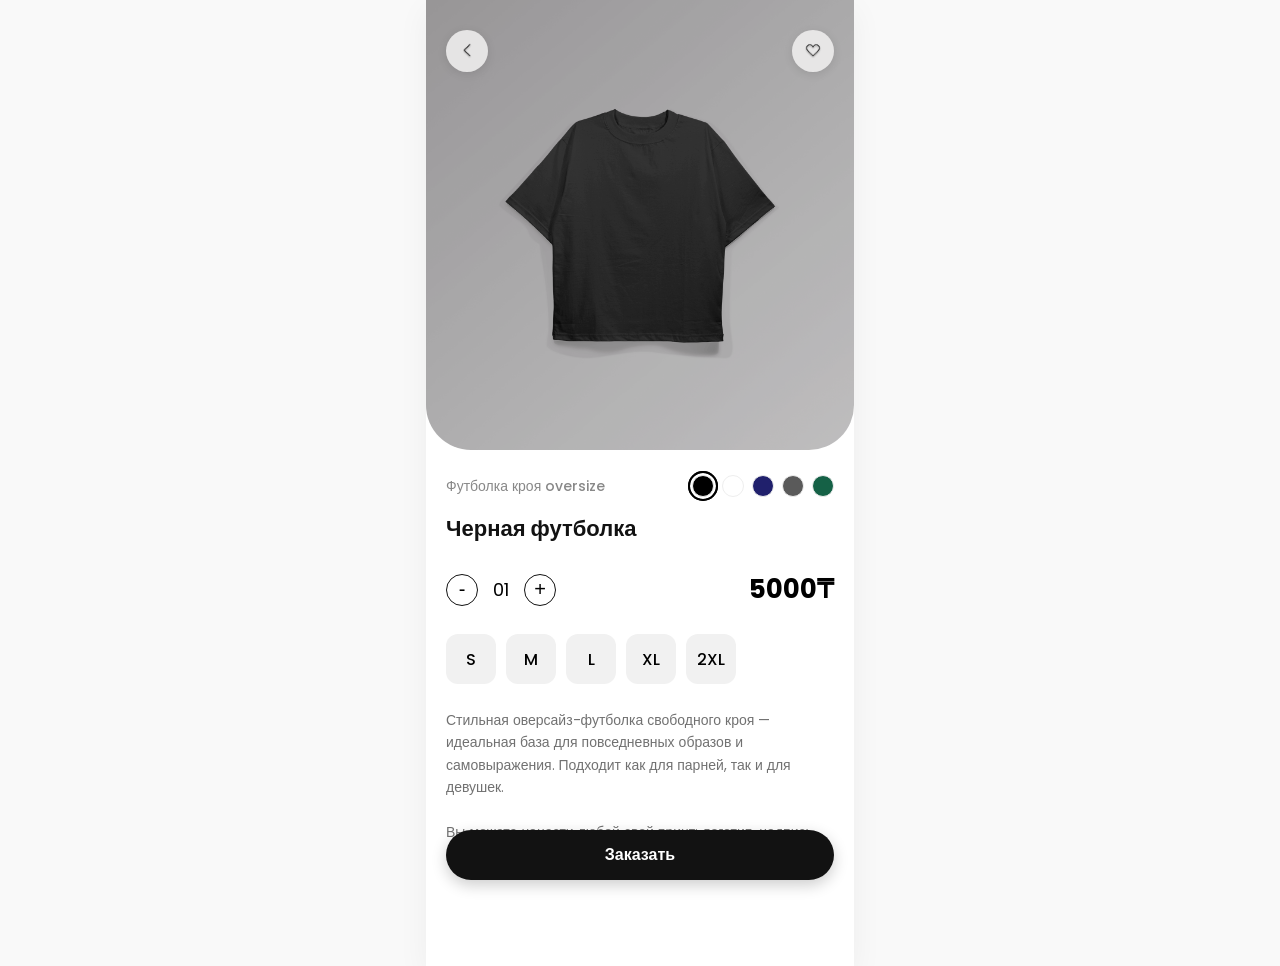
<file: tshirts.html>
<!DOCTYPE html>
<html lang="ru">
<head>
  <meta charset="UTF-8">
  <meta name="viewport" content="width=device-width, initial-scale=1.0">
  <title>Футболка Oversize</title>
  <link rel="stylesheet" href="style-clothes.css">
  <style>
    /* Добавим немного стилей для визуализации активного цвета, 
       если их нет в твоем CSS */
    .color-dot {
      cursor: pointer;
      transition: transform 0.2s ease;
    }
    .color-dot:hover {
      transform: scale(1.2);
    }
    .color-dot.active {
      outline: 2px solid #000;
      outline-offset: 2px;
    }
    .size-box {
      cursor: pointer;
    }
    .size-box.selected {
      background-color: #000;
      color: #fff;
    }
  </style>
</head>
<div id="overlay" class="overlay hidden">
  <div class="overlay-box">
    <p>Өлшемді таңдаңыз<br>Выберите размер<br></p>
    <button onclick="closeOverlay()">Окей</button>
  </div>
</div>

<body>

  <div class="product-card">
    <div class="image-container">
      <img id="main-img" class="main-tshirt" src="black_tshirt.png" alt="Футболка"> 
      
      <button class="circle-btn btn-back" onclick="window.location.href='home.html';"> 
  
        <img src="Back.png" alt="Назад">
      </button>
       
      </button>
      
      <button class="circle-btn btn-heart" id="favBtn">
  <img src="Heart.png" alt="В избранное" id="heartIcon">
</button>

<script>
const key = "fav-" + location.pathname;
const icon = document.getElementById("heartIcon");

if (localStorage.getItem(key)) {
  icon.classList.add("active");
}

document.getElementById("favBtn").onclick = () => {
  if (localStorage.getItem(key)) {
    localStorage.removeItem(key);
    icon.classList.remove("active");
  } else {
    localStorage.setItem(key, "1");
    icon.classList.add("active");
  }
};
</script>

<style>
  .overlay {
  position: fixed;
  inset: 0;
  background: rgba(0,0,0,0.5);
  backdrop-filter: blur(6px);
  display: flex;
  align-items: center;
  justify-content: center;
  z-index: 9999;
}

.overlay-box {
  background: #fff;
  padding: 24px 32px;
  border-radius: 16px;
  text-align: center;
  max-width: 280px;
  animation: pop 0.25s ease;
}

.overlay-box p {
  margin-bottom: 16px;
  font-size: 16px;
}

.overlay-box button {
  padding: 8px 18px;
  border-radius: 999px;
  border: none;
  background: #000;
  color: #fff;
  cursor: pointer;
}

.hidden {
  display: none;
}

@keyframes pop {
  from {
    transform: scale(0.85);
    opacity: 0;
  }
  to {
    transform: scale(1);
    opacity: 1;
  }
}

.btn-heart img.active {
  filter: brightness(0) saturate(100%) invert(23%) sepia(94%) saturate(7482%) hue-rotate(353deg);
}
</style>

    </div>

    <div class="content-padding">
      
      <div class="meta-row">
        <span class="oversize-label">Футболка кроя oversize</span>
        <div class="color-picker">
          <div class="color-dot dot-black active" onclick="updateProduct('Черная футболка', 'black_tshirt.png', this)"></div>
          <div class="color-dot dot-white" onclick="updateProduct('Белая футболка', 'white_tshirt.png', this)"></div>
          <div class="color-dot dot-navy" onclick="updateProduct(' Темно синяя футболка', 'navy_tshirt.png', this)"></div>
          <div class="color-dot dot-dark-gray" onclick="updateProduct('Темно серая футболка', 'dark_gray_tshirt.png', this)"></div>
          <div class="color-dot dot-dark-green" onclick="updateProduct('Темно зеленая футболка', 'dark_green_tshirt.png', this)"></div>
        </div>
      </div>

      <h1 id="product-title" class="product-title">Черная футболка</h1>

      <div class="price-row">
        <div class="counter">
          <button class="counter-btn" onclick="changeQty(-1)">-</button>
          <span id="quantity" class="counter-val">01</span>
          <button class="counter-btn" onclick="changeQty(1)">+</button>
        </div>
        <div class="price-tag"><span id="total-price">5000</span>₸</div>
      </div>

      <div class="size-selector">
        <div class="size-box" onclick="selectSize(this)">S</div>
        <div class="size-box" onclick="selectSize(this)">M</div>
        <div class="size-box" onclick="selectSize(this)">L</div>
        <div class="size-box" onclick="selectSize(this)">XL</div>
        <div class="size-box" onclick="selectSize(this)">2XL</div>
      </div>

      <div class="description">
        Стильная оверсайз-футболка свободного кроя — идеальная база для повседневных
        образов и самовыражения. Подходит как для парней, так и для девушек. 
        <br><br>
        Вы можете нанести любой свой принт: логотип, надпись, арт, фото или дизайн бренда.
      </div>

      <button class="buy-button" onclick="orderWhatsApp()">Заказать</button>

      
    </div>
  </div>

  <script>
  const pricePerUnit = 5000;

  function updateProduct(title, imageSrc, element) {
    document.getElementById('product-title').innerText = title;
    document.getElementById('main-img').src = imageSrc;

    document.querySelectorAll('.color-dot').forEach(dot => dot.classList.remove('active'));
    element.classList.add('active');
  }

  function changeQty(amount) {
    const qtyElement = document.getElementById('quantity');
    const priceElement = document.getElementById('total-price');

    let currentQty = parseInt(qtyElement.innerText);
    currentQty += amount;
    if (currentQty < 1) currentQty = 1;

    qtyElement.innerText = currentQty < 10 ? '0' + currentQty : currentQty;
    priceElement.innerText = currentQty * pricePerUnit;
  }

  function selectSize(element) {
    document.querySelectorAll('.size-box').forEach(box => box.classList.remove('selected'));
    element.classList.add('selected');
  }

  function orderWhatsApp() {
    const phone = "7472878780";

    const title = document.getElementById("product-title").innerText;
    const qty = document.getElementById("quantity").innerText;
    const price = document.getElementById("total-price").innerText;

    const sizeEl = document.querySelector(".size-box.selected");
    if (!sizeEl) {
      showOverlay();
return;

    }

    const size = sizeEl.innerText;

    const text =
      "Здравствуйте!\n" +
      "Хочу заказать:\n" +
      title + "\n" +
      "Размер: " + size + "\n" +
      "Количество: " + qty + "\n" +
      "Итого: " + price + "₸";

    const url = "https://wa.me/" + phone + "?text=" + encodeURIComponent(text);
    window.location.href = url;
  }
  function showOverlay() {
  document.getElementById("overlay").classList.remove("hidden");
}

function closeOverlay() {
  document.getElementById("overlay").classList.add("hidden");
}

</script>

</body>
</html>
</file>
<file: onboard-style.css>
.click-layer {
  position: fixed;
  inset: 0;
  cursor: pointer;
  z-index: 5;
}
.click-layer {
  position: fixed;
  inset: 0;
  cursor: pointer;
  z-index: 5;
}
</file>
<file: style-clothes.css>
@import url('https://fonts.googleapis.com/css2?family=Poppins:wght@300;400;500;600;700&display=swap');

* {
  box-sizing: border-box;
  margin: 0;
  padding: 0;
}

body {
  font-family: "Poppins", sans-serif;
  background-color: #f9f9f9;
  display: flex;
  justify-content: center;
  min-height: 100vh;
}

/* Основной контейнер */
.product-card {
  background: #ffffff;
  width: 100%;
  max-width: 428px; /* Ширина стандартного iPhone Pro Max */
  position: relative;
  display: flex;
  flex-direction: column;
  box-shadow: 0 10px 30px rgba(0,0,0,0.05);
}

/* Изображение */
.image-container {
  position: relative;
  width: 100%;
  height: 50vh; /* Занимает половину высоты экрана */
  min-height: 400px;
}

.main-tshirt {
  width: 100%;
  height: 100%;
  object-fit: cover;
  border-radius: 0 0 45px 45px;
  display: block;
}

/* Кнопки на картинке */
.circle-btn {
  position: absolute;
  top: 30px;
  width: 42px;
  height: 42px;
  border-radius: 50%;
  background: rgba(238, 237, 237, 0.9);
  border: none;
  display: flex;
  justify-content: center;
  align-items: center;
  cursor: pointer;
  z-index: 10;
  box-shadow: 0 2px 10px rgba(0,0,0,0.1);
}

.btn-back { left: 20px; }
.btn-heart { right: 20px; }

.circle-btn img {
  width: 20px;
  height: 20px;
}

/* Контентная область */
.content-padding {
  padding: 25px 20px 100px 20px; /* Снизу больше места под кнопку */
  display: flex;
  flex-direction: column;
  gap: 15px;
}

.meta-row {
  display: flex;
  justify-content: space-between;
  align-items: center;
}

.oversize-label {
  color: rgba(18, 18, 18, 0.5);
  font-size: 14px;
  font-weight: 500;
}

/* Выбор цвета */
.color-picker {
  display: flex;
  gap: 8px;
}

.color-dot {
  width: 22px;
  height: 22px;
  border-radius: 50%;
  border: 1px solid #eee;
  cursor: pointer;
}

.dot-black { background: #000; }
.dot-white { background: #fff; }
.dot-red { background: #ff002c; }
.dot-yellow { background: #fbff00; }
.dot-green { background: #047500; }
.dot-navy { background: #20206c; }
.dot-dark-gray { background: #5a5a5a; }
.dot-beige { background: #ffe7bb; }
.dot-dark-green { background: #156146; }
.color-dot.active {
  box-shadow: 0 0 0 2px #fff, 0 0 0 4px #121212;
}

.product-title {
  font-size: 22px;
  font-weight: 600;
  color: #121212;
}

/* Цена и количество */
.price-row {
  display: flex;
  justify-content: space-between;
  align-items: center;
  margin: 10px 0;
}

.counter {
  display: flex;
  align-items: center;
  gap: 15px;
}

.counter-btn {
  width: 32px;
  height: 32px;
  border-radius: 50%;
  border: 1px solid #121212;
  background: none;
  font-size: 20px;
  cursor: pointer;
  display: flex;
  justify-content: center;
  align-items: center;
}

.counter-val {
  font-size: 18px;
  font-weight: 400;
}

.price-tag {
  font-size: 26px;
  font-weight: 700;
}

/* Размеры */
.size-selector {
  display: flex;
  gap: 10px;
  flex-wrap: wrap;
}

.size-box {
  width: 50px;
  height: 50px;
  background: #f1f1f1;
  border-radius: 12px;
  display: flex;
  justify-content: center;
  align-items: center;
  font-weight: 500;
  cursor: pointer;
  transition: 0.2s;
}

.size-box:hover {
  background: #121212;
  color: #fff;
}

/* Описание */
.description {
  font-size: 14px;
  line-height: 1.6;
  color: rgba(18, 18, 18, 0.6);
  margin-top: 10px;
}

/* Кнопка заказа */
.buy-button {
  background: #121212;
  color: #fff;
  border: none;
  padding: 16px;
  border-radius: 30px;
  font-size: 16px;
  font-weight: 600;
  width: calc(100% - 40px);
  position: fixed;
  bottom: 20px;
  left: 50%;
  transform: translateX(-50%);
  max-width: 388px;
  cursor: pointer;
  box-shadow: 0 5px 15px rgba(0,0,0,0.2);
  z-index: 100;
}
</file>
<file: home-style.css>
* {
  margin: 0;
  padding: 0;
  box-sizing: border-box;
}

body {
  font-family: "Poppins", sans-serif;
  background: #fff;
}

.app {
  max-width: 430px;
  margin: 0 auto;
  padding: 16px;
}

/* HEADER */
.header {
  display: flex;
  align-items: center;
  gap: 12px;
}

.search-box {
  flex: 1;
  display: flex;
  align-items: center;
  gap: 8px;
  background: #eeeded;
  padding: 10px 14px;
  border-radius: 30px;
}

.search-box img {
  width: 18px;
}

.search-box input {
  border: none;
  outline: none;
  background: transparent;
  width: 100%;
}

.logo {
  width: 42px;
  height: 42px;
  border-radius: 50%;
  object-fit: cover;
}

/* BANNER */
.banner {
  margin: 20px 0;
}

.banner img {
  width: 100%;
  border-radius: 16px;
}

/* CATEGORIES */
.categories {
  display: flex;
  flex-wrap: wrap;
  gap: 10px;
  overflow-x: auto;
  padding-bottom: 10px;
}

.categories button {
  padding: 8px 16px;
  border-radius: 20px;
  border: none;
  background: #eeeded;
  font-size: 14px;
  white-space: nowrap;
}

.categories .active {
  background: #212121;
  color: #fff;
}

/* PRODUCTS */
.products {
  display: grid;
  grid-template-columns: repeat(2, 1fr);
  gap: 16px;
  margin-top: 20px;
}

.card img {
  width: 100%;
  height: 220px;
  object-fit: cover;
  border-radius: 16px;
}

.card p {
  font-weight: 500;
  margin-top: 8px;
  font-size: 13px;
  color: rgba(0,0,0,0.7);
}

.card span {
  font-weight: 600;
  font-size: 13px;
}

/* TABLET */
@media (min-width: 768px) {
  .app {
    max-width: 768px;
  }

  .products {
    grid-template-columns: repeat(3, 1fr);
  }
}

/* DESKTOP */
@media (min-width: 1024px) {
  .app {
    max-width: 1200px;
  }

  .products {
    grid-template-columns: repeat(4, 1fr);
  }
}
.click-layer {
  position: fixed;
  inset: 0;
  cursor: pointer;
  z-index: 5;
}
.click-layer {
  position: fixed;
  inset: 0;
  cursor: pointer;
  z-index: 5;
}
footer { padding: 50px 40px; text-align: center; opacity: .7; margin-top: 80px; font-size: 14px; }
</file>
